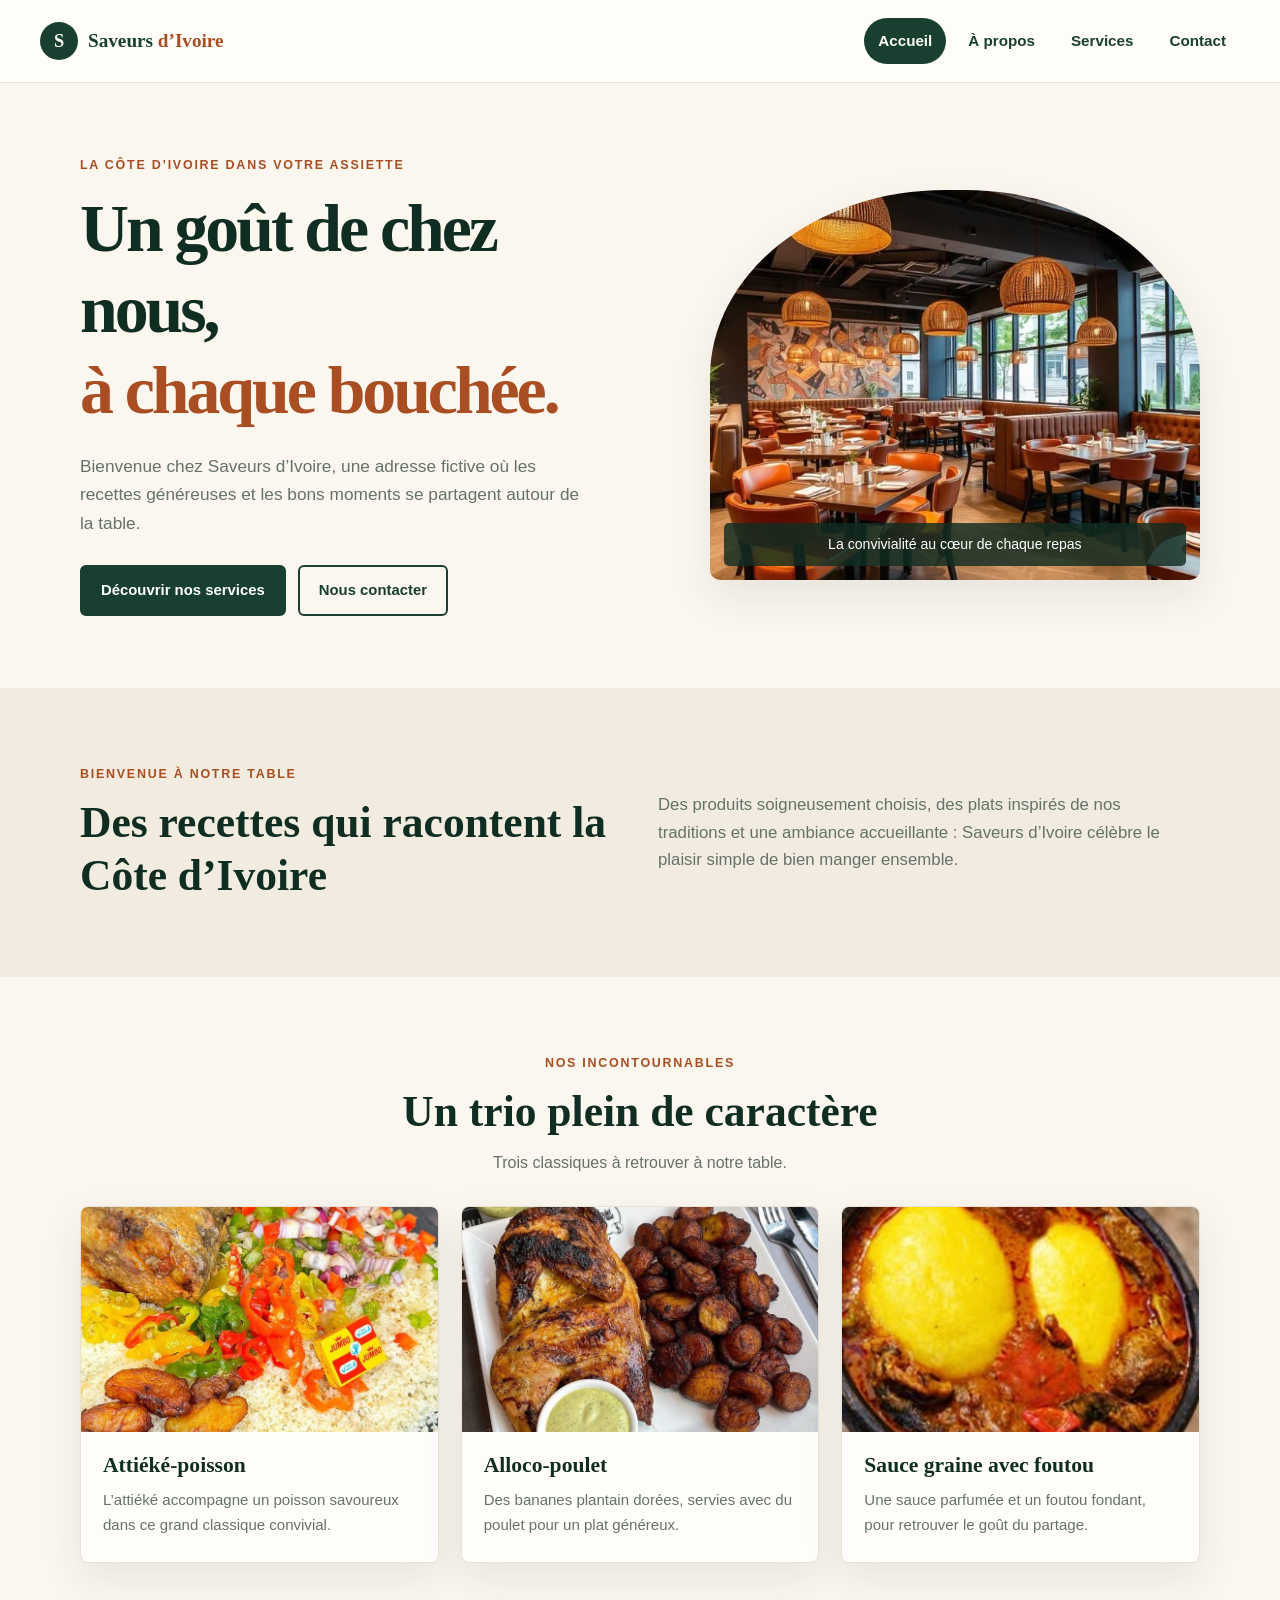
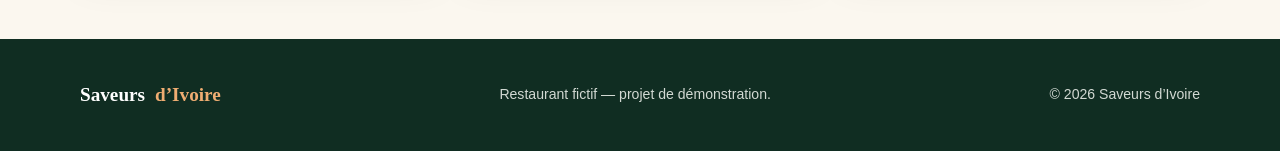
<file: index.html>
<!doctype html>
<html lang="fr">
  <head>
    <meta charset="utf-8">
    <meta name="viewport" content="width=device-width, initial-scale=1">
    <meta name="description" content="Découvrez Saveurs d’Ivoire, une table fictive inspirée de la cuisine ivoirienne.">
    <title>Saveurs d’Ivoire | Accueil</title>
    <link rel="stylesheet" href="style.css">
    <script src="script.js" defer></script>
  </head>
  <body>
    <a class="skip-link" href="#contenu">Aller au contenu principal</a>
    <header class="site-header">
      <div class="site-header__inner">
        <a class="brand" href="index.html" aria-label="Saveurs d’Ivoire, accueil">
          <span class="brand__mark" aria-hidden="true">S</span>
          <span>Saveurs <span class="brand__accent">d’Ivoire</span></span>
        </a>
        <button class="nav-toggle" type="button" aria-expanded="false" aria-controls="primary-navigation" aria-label="Ouvrir le menu de navigation">
          <span class="nav-toggle__icon" aria-hidden="true"><span></span><span></span><span></span></span>
        </button>
        <nav class="site-nav" id="primary-navigation" aria-label="Navigation principale">
          <ul>
            <li><a href="index.html" aria-current="page">Accueil</a></li>
            <li><a href="about.html">À propos</a></li>
            <li><a href="services.html">Services</a></li>
            <li><a href="contact.html">Contact</a></li>
          </ul>
        </nav>
      </div>
    </header>

    <main id="contenu">
      <section class="hero page-width" aria-labelledby="hero-title">
        <div class="hero__copy">
          <p class="eyebrow">La Côte d’Ivoire dans votre assiette</p>
          <h1 id="hero-title">Un goût de chez nous,<br><span>à chaque bouchée.</span></h1>
          <p class="hero__description">Bienvenue chez Saveurs d’Ivoire, une adresse fictive où les recettes généreuses et les bons moments se partagent autour de la table.</p>
          <div class="button-row">
            <a class="button button--primary" href="services.html">Découvrir nos services</a>
            <a class="button button--outline" href="contact.html">Nous contacter</a>
          </div>
        </div>
        <figure class="hero__image">
          <img src="images/restaurant.jpg" alt="Intérieur chaleureux du restaurant Saveurs d’Ivoire">
          <figcaption>La convivialité au cœur de chaque repas</figcaption>
        </figure>
      </section>

      <section class="welcome section-space" aria-labelledby="welcome-title">
        <div class="page-width welcome__inner">
          <div>
            <p class="eyebrow">Bienvenue à notre table</p>
            <h2 id="welcome-title">Des recettes qui racontent la Côte d’Ivoire</h2>
          </div>
          <p>Des produits soigneusement choisis, des plats inspirés de nos traditions et une ambiance accueillante : Saveurs d’Ivoire célèbre le plaisir simple de bien manger ensemble.</p>
        </div>
      </section>

      <section class="dishes section-space page-width" aria-labelledby="dishes-title">
        <div class="section-heading">
          <p class="eyebrow">Nos incontournables</p>
          <h2 id="dishes-title">Un trio plein de caractère</h2>
          <p>Trois classiques à retrouver à notre table.</p>
        </div>
        <div class="dish-grid">
          <article class="dish-card">
            <img src="images/attieke-poisson.jpg" alt="Attiéké servi avec du poisson">
            <div class="dish-card__body">
              <h3>Attiéké-poisson</h3>
              <p>L’attiéké accompagne un poisson savoureux dans ce grand classique convivial.</p>
            </div>
          </article>
          <article class="dish-card">
            <img src="images/alloco-poulet.jpg" alt="Alloco accompagné de poulet">
            <div class="dish-card__body">
              <h3>Alloco-poulet</h3>
              <p>Des bananes plantain dorées, servies avec du poulet pour un plat généreux.</p>
            </div>
          </article>
          <article class="dish-card">
            <img src="images/sauce-graine.jpg" alt="Sauce graine servie avec du foutou">
            <div class="dish-card__body">
              <h3>Sauce graine avec foutou</h3>
              <p>Une sauce parfumée et un foutou fondant, pour retrouver le goût du partage.</p>
            </div>
          </article>
        </div>
      </section>
    </main>

    <footer class="site-footer">
      <div class="page-width site-footer__inner">
        <a class="brand brand--footer" href="index.html">Saveurs <span class="brand__accent">d’Ivoire</span></a>
        <p>Restaurant fictif — projet de démonstration.</p>
        <p class="site-footer__copy">&copy; 2026 Saveurs d’Ivoire</p>
      </div>
    </footer>
  </body>
</html>
</file>
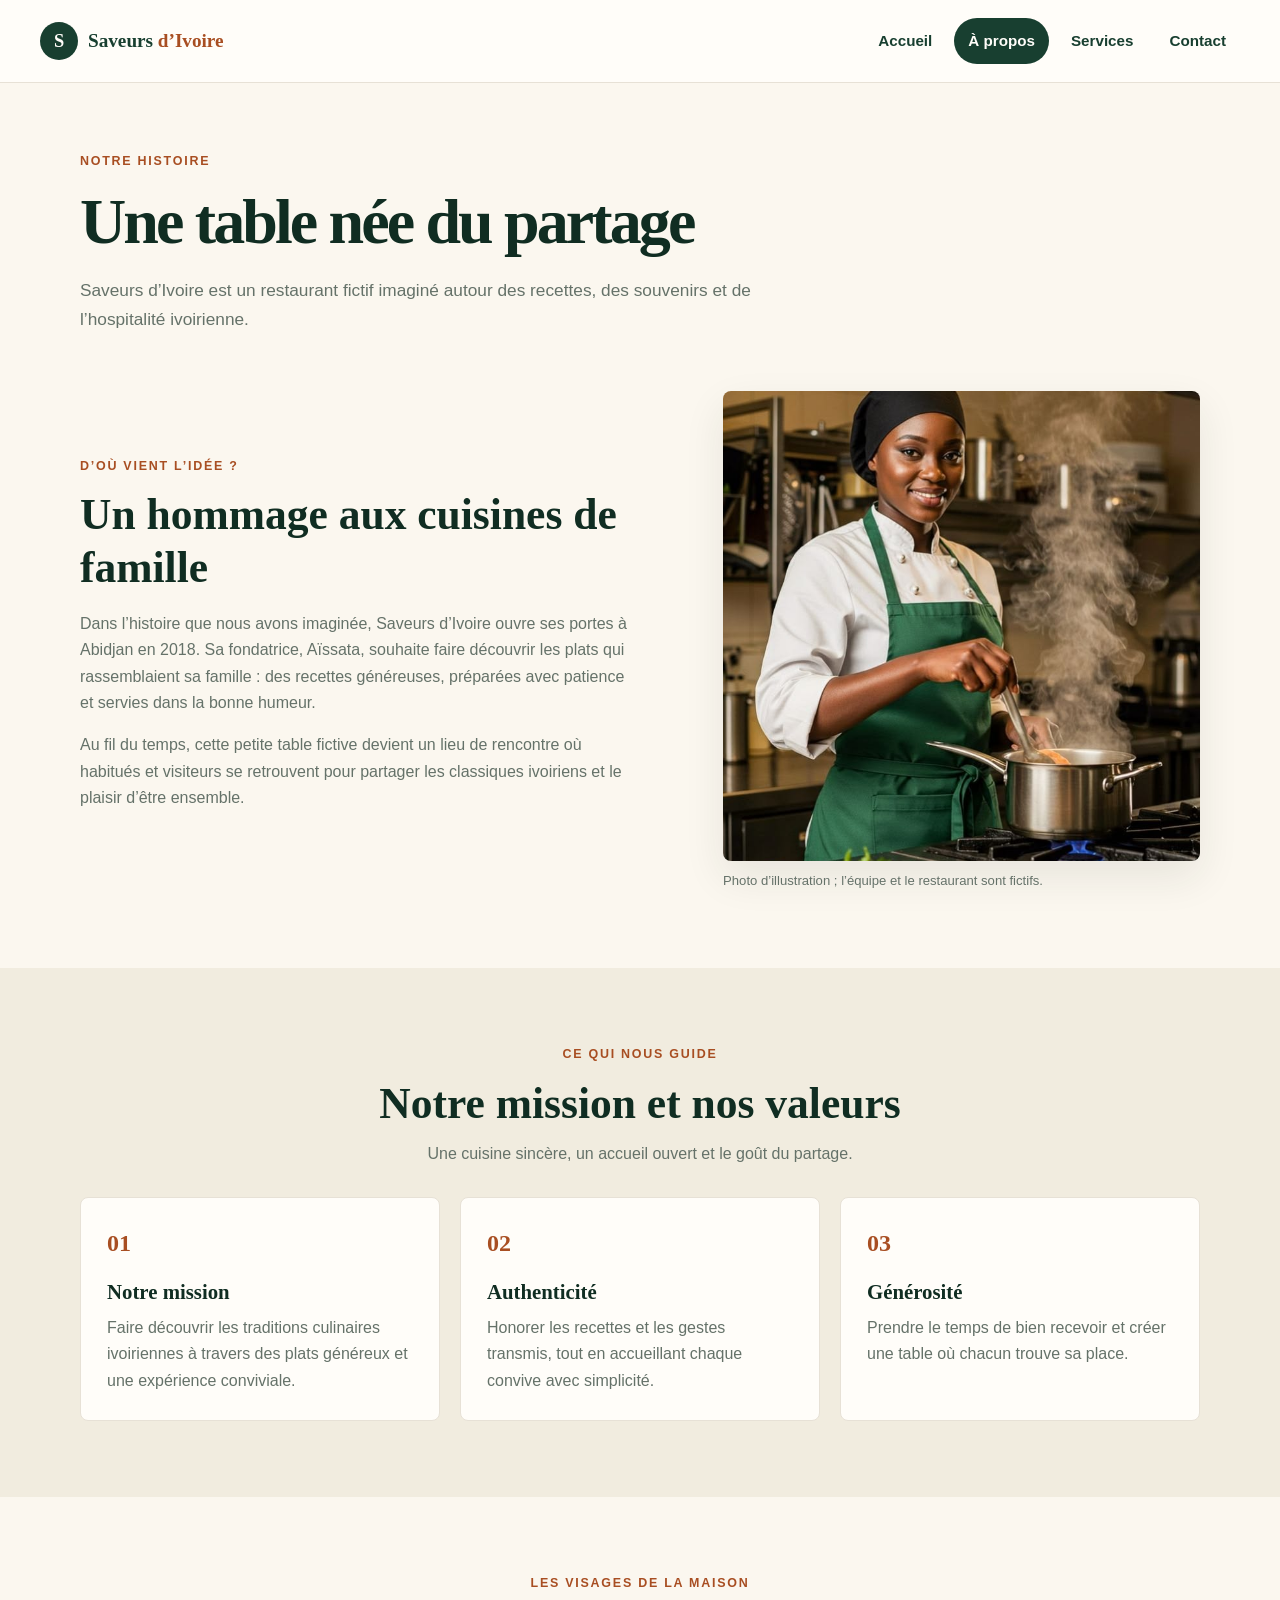
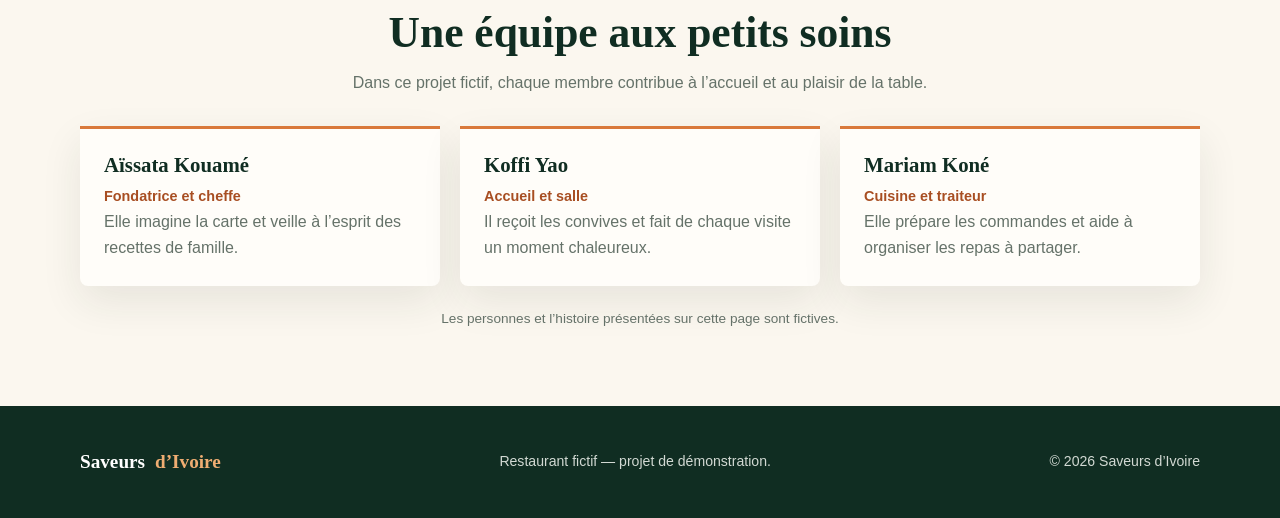
<file: about.html>
<!doctype html>
<html lang="fr">
  <head>
    <meta charset="utf-8">
    <meta name="viewport" content="width=device-width, initial-scale=1">
    <meta name="description" content="Découvrez l’histoire et les valeurs de Saveurs d’Ivoire.">
    <title>À propos | Saveurs d’Ivoire</title>
    <link rel="stylesheet" href="style.css">
    <script src="script.js" defer></script>
  </head>
  <body>
    <a class="skip-link" href="#contenu">Aller au contenu principal</a>
    <header class="site-header">
      <div class="site-header__inner">
        <a class="brand" href="index.html" aria-label="Saveurs d’Ivoire, accueil">
          <span class="brand__mark" aria-hidden="true">S</span>
          <span>Saveurs <span class="brand__accent">d’Ivoire</span></span>
        </a>
        <button class="nav-toggle" type="button" aria-expanded="false" aria-controls="primary-navigation" aria-label="Ouvrir le menu de navigation">
          <span class="nav-toggle__icon" aria-hidden="true"><span></span><span></span><span></span></span>
        </button>
        <nav class="site-nav" id="primary-navigation" aria-label="Navigation principale">
          <ul>
            <li><a href="index.html">Accueil</a></li>
            <li><a href="about.html" aria-current="page">À propos</a></li>
            <li><a href="services.html">Services</a></li>
            <li><a href="contact.html">Contact</a></li>
          </ul>
        </nav>
      </div>
    </header>
    <main id="contenu">
      <section class="page-intro page-width">
        <p class="eyebrow">Notre histoire</p>
        <h1>Une table née du partage</h1>
        <p>Saveurs d’Ivoire est un restaurant fictif imaginé autour des recettes, des souvenirs et de l’hospitalité ivoirienne.</p>
      </section>

      <section class="about-story page-width" aria-labelledby="story-title">
        <div class="about-story__copy">
          <p class="eyebrow">D’où vient l’idée ?</p>
          <h2 id="story-title">Un hommage aux cuisines de famille</h2>
          <p>Dans l’histoire que nous avons imaginée, Saveurs d’Ivoire ouvre ses portes à Abidjan en 2018. Sa fondatrice, Aïssata, souhaite faire découvrir les plats qui rassemblaient sa famille : des recettes généreuses, préparées avec patience et servies dans la bonne humeur.</p>
          <p>Au fil du temps, cette petite table fictive devient un lieu de rencontre où habitués et visiteurs se retrouvent pour partager les classiques ivoiriens et le plaisir d’être ensemble.</p>
        </div>
        <figure class="about-story__image">
          <img src="images/equipe.jpg" alt="Une cuisinière en tablier vert prépare un plat dans une cuisine professionnelle">
          <figcaption>Photo d’illustration ; l’équipe et le restaurant sont fictifs.</figcaption>
        </figure>
      </section>

      <section class="about-values section-space" aria-labelledby="values-title">
        <div class="page-width">
          <div class="section-heading">
            <p class="eyebrow">Ce qui nous guide</p>
            <h2 id="values-title">Notre mission et nos valeurs</h2>
            <p>Une cuisine sincère, un accueil ouvert et le goût du partage.</p>
          </div>
          <div class="value-grid">
            <article class="value-card">
              <span class="value-card__number" aria-hidden="true">01</span>
              <h3>Notre mission</h3>
              <p>Faire découvrir les traditions culinaires ivoiriennes à travers des plats généreux et une expérience conviviale.</p>
            </article>
            <article class="value-card">
              <span class="value-card__number" aria-hidden="true">02</span>
              <h3>Authenticité</h3>
              <p>Honorer les recettes et les gestes transmis, tout en accueillant chaque convive avec simplicité.</p>
            </article>
            <article class="value-card">
              <span class="value-card__number" aria-hidden="true">03</span>
              <h3>Générosité</h3>
              <p>Prendre le temps de bien recevoir et créer une table où chacun trouve sa place.</p>
            </article>
          </div>
        </div>
      </section>

      <section class="about-team section-space page-width" aria-labelledby="team-title">
        <div class="section-heading">
          <p class="eyebrow">Les visages de la maison</p>
          <h2 id="team-title">Une équipe aux petits soins</h2>
          <p>Dans ce projet fictif, chaque membre contribue à l’accueil et au plaisir de la table.</p>
        </div>
        <div class="team-grid">
          <article class="team-card">
            <h3>Aïssata Kouamé</h3>
            <p class="team-card__role">Fondatrice et cheffe</p>
            <p>Elle imagine la carte et veille à l’esprit des recettes de famille.</p>
          </article>
          <article class="team-card">
            <h3>Koffi Yao</h3>
            <p class="team-card__role">Accueil et salle</p>
            <p>Il reçoit les convives et fait de chaque visite un moment chaleureux.</p>
          </article>
          <article class="team-card">
            <h3>Mariam Koné</h3>
            <p class="team-card__role">Cuisine et traiteur</p>
            <p>Elle prépare les commandes et aide à organiser les repas à partager.</p>
          </article>
        </div>
        <p class="fiction-note">Les personnes et l’histoire présentées sur cette page sont fictives.</p>
      </section>
    </main>
    <footer class="site-footer">
      <div class="page-width site-footer__inner">
        <a class="brand brand--footer" href="index.html">Saveurs <span class="brand__accent">d’Ivoire</span></a>
        <p>Restaurant fictif — projet de démonstration.</p>
        <p class="site-footer__copy">&copy; 2026 Saveurs d’Ivoire</p>
      </div>
    </footer>
  </body>
</html>
</file>
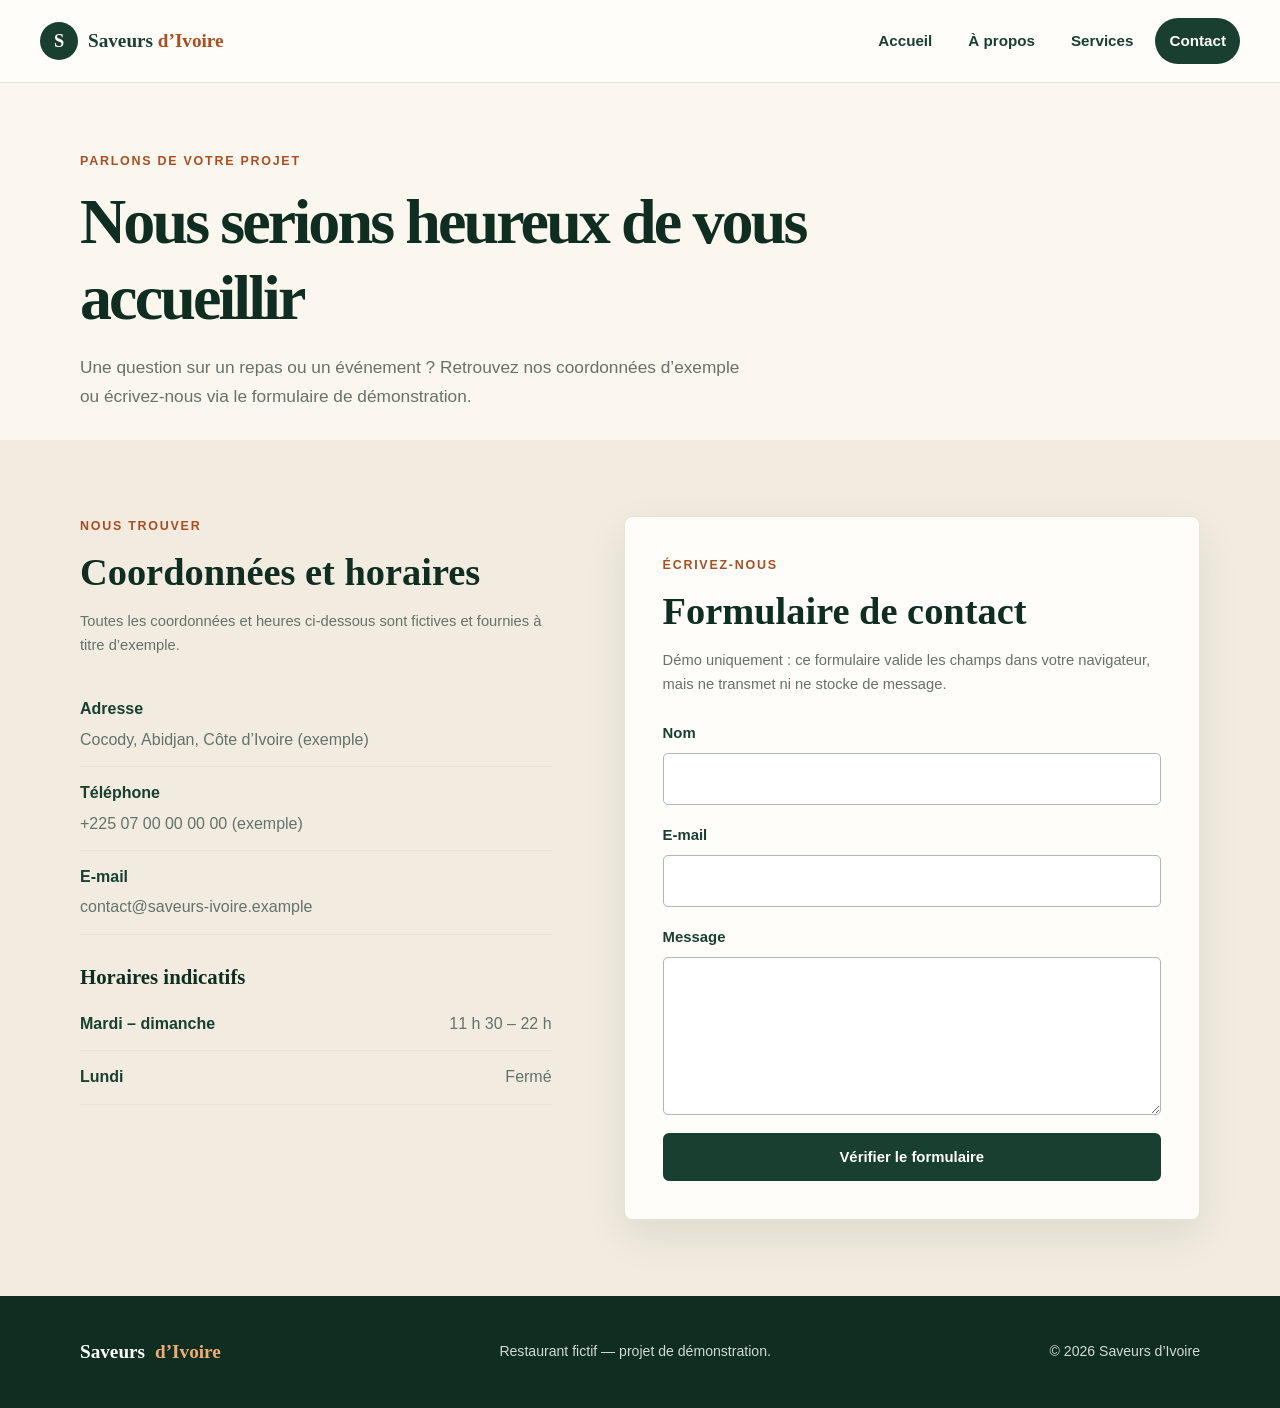
<file: contact.html>
<!doctype html>
<html lang="fr">
  <head>
    <meta charset="utf-8">
    <meta name="viewport" content="width=device-width, initial-scale=1">
    <meta name="description" content="Coordonnées et formulaire de contact de Saveurs d’Ivoire.">
    <title>Contact | Saveurs d’Ivoire</title>
    <link rel="stylesheet" href="style.css">
    <script src="script.js" defer></script>
  </head>
  <body>
    <a class="skip-link" href="#contenu">Aller au contenu principal</a>
    <header class="site-header">
      <div class="site-header__inner">
        <a class="brand" href="index.html" aria-label="Saveurs d’Ivoire, accueil">
          <span class="brand__mark" aria-hidden="true">S</span>
          <span>Saveurs <span class="brand__accent">d’Ivoire</span></span>
        </a>
        <button class="nav-toggle" type="button" aria-expanded="false" aria-controls="primary-navigation" aria-label="Ouvrir le menu de navigation">
          <span class="nav-toggle__icon" aria-hidden="true"><span></span><span></span><span></span></span>
        </button>
        <nav class="site-nav" id="primary-navigation" aria-label="Navigation principale">
          <ul>
            <li><a href="index.html">Accueil</a></li>
            <li><a href="about.html">À propos</a></li>
            <li><a href="services.html">Services</a></li>
            <li><a href="contact.html" aria-current="page">Contact</a></li>
          </ul>
        </nav>
      </div>
    </header>
    <main id="contenu">
      <section class="page-intro page-width">
        <p class="eyebrow">Parlons de votre projet</p>
        <h1>Nous serions heureux de vous accueillir</h1>
        <p>Une question sur un repas ou un événement ? Retrouvez nos coordonnées d’exemple ou écrivez-nous via le formulaire de démonstration.</p>
      </section>

      <section class="contact-section section-space" aria-labelledby="contact-details-title">
        <div class="page-width contact-layout">
          <div class="contact-details">
            <p class="eyebrow">Nous trouver</p>
            <h2 id="contact-details-title">Coordonnées et horaires</h2>
            <p class="contact-example-note">Toutes les coordonnées et heures ci-dessous sont fictives et fournies à titre d’exemple.</p>
            <dl class="contact-list">
              <div>
                <dt>Adresse</dt>
                <dd>Cocody, Abidjan, Côte d’Ivoire (exemple)</dd>
              </div>
              <div>
                <dt>Téléphone</dt>
                <dd>+225 07 00 00 00 00 (exemple)</dd>
              </div>
              <div>
                <dt>E-mail</dt>
                <dd>contact@saveurs-ivoire.example</dd>
              </div>
            </dl>
            <h3 class="hours-title">Horaires indicatifs</h3>
            <dl class="hours-list">
              <div><dt>Mardi – dimanche</dt><dd>11 h 30 – 22 h</dd></div>
              <div><dt>Lundi</dt><dd>Fermé</dd></div>
            </dl>
          </div>

          <div class="contact-form-panel">
            <p class="eyebrow">Écrivez-nous</p>
            <h2>Formulaire de contact</h2>
            <p class="contact-example-note">Démo uniquement : ce formulaire valide les champs dans votre navigateur, mais ne transmet ni ne stocke de message.</p>
            <form id="contact-form" method="post">
              <div class="form-field">
                <label for="name">Nom</label>
                <input id="name" name="name" type="text" autocomplete="name" minlength="2" required>
              </div>
              <div class="form-field">
                <label for="email">E-mail</label>
                <input id="email" name="email" type="email" autocomplete="email" required>
              </div>
              <div class="form-field">
                <label for="message">Message</label>
                <textarea id="message" name="message" rows="5" minlength="10" required></textarea>
              </div>
              <button class="button button--primary" type="submit">Vérifier le formulaire</button>
              <p class="form-status" id="form-status" role="status" aria-live="polite" hidden></p>
            </form>
          </div>
        </div>
      </section>
    </main>
    <footer class="site-footer">
      <div class="page-width site-footer__inner">
        <a class="brand brand--footer" href="index.html">Saveurs <span class="brand__accent">d’Ivoire</span></a>
        <p>Restaurant fictif — projet de démonstration.</p>
        <p class="site-footer__copy">&copy; 2026 Saveurs d’Ivoire</p>
      </div>
    </footer>
  </body>
</html>
</file>
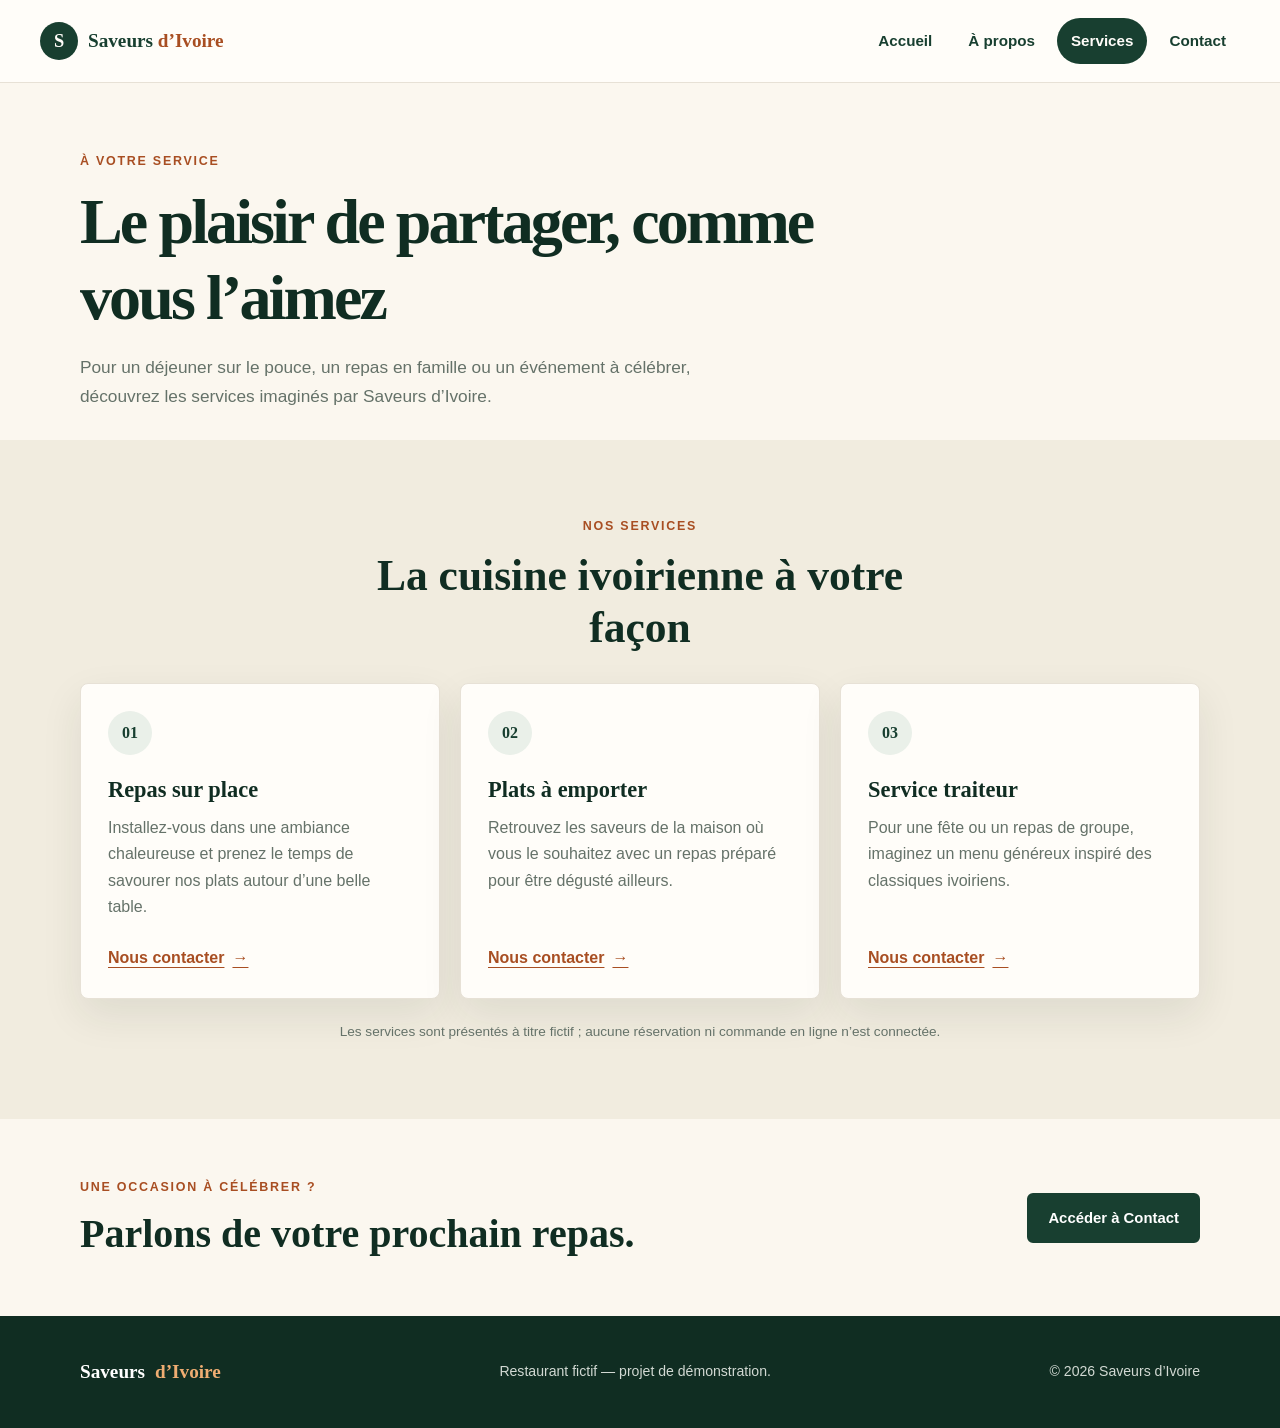
<file: services.html>
<!doctype html>
<html lang="fr">
  <head>
    <meta charset="utf-8">
    <meta name="viewport" content="width=device-width, initial-scale=1">
    <meta name="description" content="Les services proposés par Saveurs d’Ivoire.">
    <title>Services | Saveurs d’Ivoire</title>
    <link rel="stylesheet" href="style.css">
    <script src="script.js" defer></script>
  </head>
  <body>
    <a class="skip-link" href="#contenu">Aller au contenu principal</a>
    <header class="site-header">
      <div class="site-header__inner">
        <a class="brand" href="index.html" aria-label="Saveurs d’Ivoire, accueil">
          <span class="brand__mark" aria-hidden="true">S</span>
          <span>Saveurs <span class="brand__accent">d’Ivoire</span></span>
        </a>
        <button class="nav-toggle" type="button" aria-expanded="false" aria-controls="primary-navigation" aria-label="Ouvrir le menu de navigation">
          <span class="nav-toggle__icon" aria-hidden="true"><span></span><span></span><span></span></span>
        </button>
        <nav class="site-nav" id="primary-navigation" aria-label="Navigation principale">
          <ul>
            <li><a href="index.html">Accueil</a></li>
            <li><a href="about.html">À propos</a></li>
            <li><a href="services.html" aria-current="page">Services</a></li>
            <li><a href="contact.html">Contact</a></li>
          </ul>
        </nav>
      </div>
    </header>
    <main id="contenu">
      <section class="page-intro page-width">
        <p class="eyebrow">À votre service</p>
        <h1>Le plaisir de partager, comme vous l’aimez</h1>
        <p>Pour un déjeuner sur le pouce, un repas en famille ou un événement à célébrer, découvrez les services imaginés par Saveurs d’Ivoire.</p>
      </section>

      <section class="services-section section-space" aria-labelledby="services-title">
        <div class="page-width">
          <div class="section-heading">
            <p class="eyebrow">Nos services</p>
            <h2 id="services-title">La cuisine ivoirienne à votre façon</h2>
          </div>
          <div class="services-grid">
            <article class="service-card">
              <span class="service-card__number" aria-hidden="true">01</span>
              <h3>Repas sur place</h3>
              <p>Installez-vous dans une ambiance chaleureuse et prenez le temps de savourer nos plats autour d’une belle table.</p>
              <a class="service-card__link" href="contact.html">Nous contacter <span aria-hidden="true">→</span></a>
            </article>
            <article class="service-card">
              <span class="service-card__number" aria-hidden="true">02</span>
              <h3>Plats à emporter</h3>
              <p>Retrouvez les saveurs de la maison où vous le souhaitez avec un repas préparé pour être dégusté ailleurs.</p>
              <a class="service-card__link" href="contact.html">Nous contacter <span aria-hidden="true">→</span></a>
            </article>
            <article class="service-card">
              <span class="service-card__number" aria-hidden="true">03</span>
              <h3>Service traiteur</h3>
              <p>Pour une fête ou un repas de groupe, imaginez un menu généreux inspiré des classiques ivoiriens.</p>
              <a class="service-card__link" href="contact.html">Nous contacter <span aria-hidden="true">→</span></a>
            </article>
          </div>
          <p class="fiction-note">Les services sont présentés à titre fictif ; aucune réservation ni commande en ligne n’est connectée.</p>
        </div>
      </section>

      <section class="service-cta page-width" aria-labelledby="service-cta-title">
        <div>
          <p class="eyebrow">Une occasion à célébrer ?</p>
          <h2 id="service-cta-title">Parlons de votre prochain repas.</h2>
        </div>
        <a class="button button--primary" href="contact.html">Accéder à Contact</a>
      </section>
    </main>
    <footer class="site-footer">
      <div class="page-width site-footer__inner">
        <a class="brand brand--footer" href="index.html">Saveurs <span class="brand__accent">d’Ivoire</span></a>
        <p>Restaurant fictif — projet de démonstration.</p>
        <p class="site-footer__copy">&copy; 2026 Saveurs d’Ivoire</p>
      </div>
    </footer>
  </body>
</html>
</file>
<file: style.css>
:root {
  color-scheme: light;
  --color-cream: #fbf7ef;
  --color-paper: #fffdf9;
  --color-green: #183f30;
  --color-green-deep: #102d22;
  --color-orange: #d9793b;
  --color-orange-dark: #a84e22;
  --color-ink: #26332c;
  --color-muted: #657269;
  --color-line: #e7e1d6;
  --shadow-card: 0 16px 42px rgb(30 45 35 / 9%);
  font-family: "Trebuchet MS", Arial, sans-serif;
  color: var(--color-ink);
  background: var(--color-cream);
}

* {
  box-sizing: border-box;
}

html {
  scroll-behavior: smooth;
}

body {
  min-width: 320px;
  margin: 0;
  line-height: 1.65;
}

img {
  display: block;
  max-width: 100%;
}

a {
  color: inherit;
}

a:focus-visible,
button:focus-visible {
  outline: 3px solid var(--color-orange);
  outline-offset: 4px;
}

.page-width {
  width: min(1120px, calc(100% - 48px));
  margin-inline: auto;
}

.skip-link {
  position: absolute;
  z-index: 10;
  top: 12px;
  left: 12px;
  padding: 10px 14px;
  transform: translateY(-160%);
  color: white;
  background: var(--color-green-deep);
  border-radius: 6px;
}

.skip-link:focus {
  transform: translateY(0);
}

.site-header {
  background: var(--color-paper);
  border-bottom: 1px solid var(--color-line);
}

.site-header__inner {
  display: flex;
  width: min(1200px, calc(100% - 48px));
  min-height: 82px;
  margin-inline: auto;
  align-items: center;
  justify-content: space-between;
  gap: 24px;
}

.brand {
  display: inline-flex;
  align-items: center;
  gap: 10px;
  color: var(--color-green);
  font-family: Georgia, "Times New Roman", serif;
  font-size: 1.2rem;
  font-weight: 700;
  text-decoration: none;
  white-space: nowrap;
}

.brand__mark {
  display: grid;
  width: 38px;
  height: 38px;
  place-items: center;
  color: var(--color-paper);
  background: var(--color-green);
  border-radius: 50%;
  font-family: Georgia, "Times New Roman", serif;
  font-size: 1.15rem;
}

.brand__accent {
  color: var(--color-orange-dark);
}

.site-nav ul {
  display: flex;
  margin: 0;
  padding: 0;
  align-items: center;
  gap: 8px;
  list-style: none;
}

.nav-toggle {
  display: none;
  width: 44px;
  height: 44px;
  padding: 10px;
  align-items: center;
  justify-content: center;
  color: var(--color-green);
  background: transparent;
  border: 1px solid var(--color-line);
  border-radius: 6px;
  cursor: pointer;
}

.nav-toggle__icon {
  display: grid;
  width: 20px;
  gap: 5px;
}

.nav-toggle__icon span {
  display: block;
  width: 100%;
  height: 2px;
  background: currentColor;
  transition: transform 160ms ease, opacity 160ms ease;
}

.nav-toggle[aria-expanded="true"] .nav-toggle__icon span:first-child {
  transform: translateY(7px) rotate(45deg);
}

.nav-toggle[aria-expanded="true"] .nav-toggle__icon span:nth-child(2) {
  opacity: 0;
}

.nav-toggle[aria-expanded="true"] .nav-toggle__icon span:last-child {
  transform: translateY(-7px) rotate(-45deg);
}

.site-nav a {
  display: block;
  padding: 10px 14px;
  color: var(--color-green);
  border-radius: 999px;
  font-size: 0.95rem;
  font-weight: 700;
  text-decoration: none;
  transition: color 160ms ease, background-color 160ms ease;
}

.site-nav a:hover,
.site-nav a[aria-current="page"] {
  color: var(--color-paper);
  background: var(--color-green);
}

.hero {
  display: grid;
  min-height: 520px;
  padding-block: 56px;
  align-items: center;
  gap: clamp(36px, 7vw, 88px);
  grid-template-columns: 1.05fr 0.95fr;
}

.hero__copy {
  padding-block: 16px;
}

.eyebrow {
  margin: 0 0 12px;
  color: var(--color-orange-dark);
  font-size: 0.78rem;
  font-weight: 800;
  letter-spacing: 0.14em;
  text-transform: uppercase;
}

h1,
h2,
h3,
p {
  margin-top: 0;
}

h1,
h2,
h3 {
  color: var(--color-green-deep);
  font-family: Georgia, "Times New Roman", serif;
  line-height: 1.2;
}

h1 {
  margin-bottom: 20px;
  font-size: clamp(2.6rem, 5.3vw, 4.4rem);
  letter-spacing: -0.045em;
}

.hero h1 span {
  color: var(--color-orange-dark);
}

.hero__description {
  max-width: 510px;
  margin-bottom: 28px;
  color: var(--color-muted);
  font-size: 1.08rem;
}

.button-row {
  display: flex;
  flex-wrap: wrap;
  gap: 12px;
}

.button {
  display: inline-flex;
  min-height: 48px;
  padding: 11px 19px;
  align-items: center;
  justify-content: center;
  border: 2px solid var(--color-green);
  border-radius: 6px;
  font-size: 0.93rem;
  font-weight: 700;
  text-align: center;
  text-decoration: none;
  transition: background-color 160ms ease, color 160ms ease, transform 160ms ease;
}

.button:hover {
  transform: translateY(-2px);
}

.button--primary {
  color: white;
  background: var(--color-green);
}

.button--primary:hover {
  background: var(--color-green-deep);
}

.button--outline {
  color: var(--color-green);
  background: transparent;
}

.button--outline:hover {
  color: white;
  background: var(--color-green);
}

.hero__image {
  position: relative;
  margin: 0;
}

.hero__image img {
  width: 100%;
  height: 390px;
  object-fit: cover;
  border-radius: 48% 48% 10px 10px;
  box-shadow: var(--shadow-card);
}

.hero__image figcaption {
  position: absolute;
  right: 14px;
  bottom: 14px;
  left: 14px;
  padding: 10px 14px;
  color: white;
  background: rgb(16 45 34 / 82%);
  border-radius: 5px;
  font-size: 0.88rem;
  text-align: center;
}

.section-space {
  padding-block: 76px;
}

.welcome {
  background: #f1ecdf;
}

.welcome__inner {
  display: grid;
  align-items: center;
  gap: 36px;
  grid-template-columns: 1fr 1fr;
}

.welcome h2,
.section-heading h2 {
  max-width: 560px;
  margin-bottom: 0;
  font-size: clamp(2rem, 3.4vw, 2.8rem);
}

.welcome__inner > p {
  max-width: 530px;
  margin-bottom: 0;
  color: var(--color-muted);
  font-size: 1.05rem;
}

.section-heading {
  margin-bottom: 30px;
  text-align: center;
}

.section-heading h2 {
  margin-inline: auto;
}

.section-heading > p:last-child {
  margin: 12px 0 0;
  color: var(--color-muted);
}

.dish-grid {
  display: grid;
  gap: 22px;
  grid-template-columns: repeat(3, minmax(0, 1fr));
}

.dish-card {
  overflow: hidden;
  background: var(--color-paper);
  border: 1px solid var(--color-line);
  border-radius: 8px;
  box-shadow: var(--shadow-card);
}

.dish-card img {
  width: 100%;
  height: 225px;
  object-fit: cover;
}

.dish-card__body {
  padding: 21px 22px 24px;
}

.dish-card h3 {
  margin-bottom: 9px;
  font-size: 1.35rem;
}

.dish-card p {
  margin-bottom: 0;
  color: var(--color-muted);
  font-size: 0.94rem;
}

.placeholder-page {
  min-height: 55vh;
  padding-block: 90px;
}

.placeholder-page h1 {
  font-size: clamp(2.5rem, 5vw, 4rem);
}

.page-intro {
  padding-block: 68px 30px;
}

.page-intro h1 {
  max-width: 760px;
  margin-bottom: 16px;
  font-size: clamp(2.5rem, 5vw, 4rem);
}

.page-intro > p:last-child {
  max-width: 680px;
  margin-bottom: 0;
  color: var(--color-muted);
  font-size: 1.08rem;
}

.about-story {
  display: grid;
  padding-block: 28px 76px;
  align-items: center;
  gap: clamp(36px, 7vw, 82px);
  grid-template-columns: 1fr 0.85fr;
}

.about-story h2 {
  margin-bottom: 18px;
  font-size: clamp(2rem, 3.4vw, 2.8rem);
}

.about-story__copy > p:not(.eyebrow) {
  color: var(--color-muted);
}

.about-story__image {
  margin: 0;
}

.about-story__image img {
  width: 100%;
  max-height: 470px;
  object-fit: cover;
  border-radius: 8px;
  box-shadow: var(--shadow-card);
}

.about-story__image figcaption {
  margin-top: 9px;
  color: var(--color-muted);
  font-size: 0.82rem;
}

.about-values {
  background: #f1ecdf;
}

.value-grid {
  display: grid;
  gap: 20px;
  grid-template-columns: repeat(3, minmax(0, 1fr));
}

.value-card {
  padding: 26px;
  background: var(--color-paper);
  border: 1px solid var(--color-line);
  border-radius: 8px;
}

.value-card__number {
  display: inline-block;
  margin-bottom: 16px;
  color: var(--color-orange-dark);
  font-family: Georgia, "Times New Roman", serif;
  font-size: 1.5rem;
  font-weight: 700;
}

.value-card h3,
.team-card h3 {
  margin-bottom: 10px;
  font-size: 1.3rem;
}

.value-card p,
.team-card p {
  margin-bottom: 0;
  color: var(--color-muted);
}

.team-grid {
  display: grid;
  gap: 20px;
  grid-template-columns: repeat(3, minmax(0, 1fr));
}

.team-card {
  padding: 24px;
  background: var(--color-paper);
  border-top: 3px solid var(--color-orange);
  border-radius: 0 0 8px 8px;
  box-shadow: var(--shadow-card);
}

.team-card__role {
  margin: -3px 0 12px;
  color: var(--color-orange-dark) !important;
  font-size: 0.9rem;
  font-weight: 700;
}

.fiction-note {
  margin: 22px 0 0;
  color: var(--color-muted);
  font-size: 0.85rem;
  text-align: center;
}

.services-section {
  background: #f1ecdf;
}

.services-grid {
  display: grid;
  gap: 20px;
  grid-template-columns: repeat(3, minmax(0, 1fr));
}

.service-card {
  display: flex;
  min-height: 300px;
  padding: 27px;
  align-items: flex-start;
  flex-direction: column;
  background: var(--color-paper);
  border: 1px solid var(--color-line);
  border-radius: 8px;
  box-shadow: var(--shadow-card);
}

.service-card__number {
  display: grid;
  width: 44px;
  height: 44px;
  margin-bottom: 22px;
  place-items: center;
  color: var(--color-green);
  background: #eaf0e9;
  border-radius: 50%;
  font-family: Georgia, "Times New Roman", serif;
  font-weight: 700;
}

.service-card h3 {
  margin-bottom: 11px;
  font-size: 1.4rem;
}

.service-card p {
  margin-bottom: 24px;
  color: var(--color-muted);
}

.service-card__link {
  display: inline-flex;
  margin-top: auto;
  align-items: center;
  gap: 8px;
  color: var(--color-orange-dark);
  font-weight: 700;
  text-decoration-thickness: 1px;
  text-underline-offset: 4px;
}

.service-card__link:hover {
  color: var(--color-green);
}

.service-cta {
  display: flex;
  padding-block: 58px;
  align-items: center;
  justify-content: space-between;
  gap: 24px;
}

.service-cta h2 {
  margin: 0;
  font-size: clamp(1.8rem, 3.3vw, 2.5rem);
}

.contact-section {
  background: #f1ecdf;
}

.contact-layout {
  display: grid;
  align-items: start;
  gap: clamp(32px, 6vw, 72px);
  grid-template-columns: 0.9fr 1.1fr;
}

.contact-details h2,
.contact-form-panel h2 {
  margin-bottom: 14px;
  font-size: clamp(1.8rem, 3vw, 2.4rem);
}

.contact-example-note {
  color: var(--color-muted);
  font-size: 0.92rem;
}

.contact-list,
.hours-list {
  margin: 26px 0 30px;
}

.contact-list > div,
.hours-list > div {
  padding-block: 13px;
  border-bottom: 1px solid var(--color-line);
}

.contact-list dt,
.hours-list dt {
  color: var(--color-green);
  font-weight: 700;
}

.contact-list dd,
.hours-list dd {
  margin: 4px 0 0;
  color: var(--color-muted);
  overflow-wrap: anywhere;
}

.hours-title {
  margin-bottom: 2px;
  color: var(--color-green-deep);
  font-family: Georgia, "Times New Roman", serif;
  font-size: 1.3rem;
}

.hours-list {
  margin-top: 8px;
}

.hours-list > div {
  display: flex;
  justify-content: space-between;
  gap: 16px;
}

.hours-list dd {
  margin-top: 0;
  text-align: right;
}

.contact-form-panel {
  padding: clamp(24px, 4vw, 38px);
  background: var(--color-paper);
  border: 1px solid var(--color-line);
  border-radius: 8px;
  box-shadow: var(--shadow-card);
}

.contact-form-panel form {
  display: grid;
  margin-top: 25px;
  gap: 18px;
}

.form-field {
  display: grid;
  gap: 7px;
}

.form-field label {
  color: var(--color-green);
  font-size: 0.93rem;
  font-weight: 700;
}

.form-field input,
.form-field textarea {
  width: 100%;
  padding: 12px 13px;
  color: var(--color-ink);
  background: white;
  border: 1px solid #aeb9b0;
  border-radius: 5px;
  font: inherit;
}

.form-field textarea {
  min-height: 140px;
  resize: vertical;
}

.form-field input:focus-visible,
.form-field textarea:focus-visible {
  outline: 3px solid rgb(217 121 59 / 45%);
  outline-offset: 2px;
  border-color: var(--color-green);
}

.form-status {
  margin: 0;
  padding: 12px 14px;
  color: var(--color-green-deep);
  background: #eaf0e9;
  border-left: 4px solid var(--color-green);
  border-radius: 3px;
}

.site-footer {
  color: #f4f1e9;
  background: var(--color-green-deep);
}

.site-footer__inner {
  display: flex;
  min-height: 112px;
  padding-block: 24px;
  align-items: center;
  justify-content: space-between;
  gap: 20px;
}

.brand--footer {
  color: white;
}

.brand--footer .brand__accent {
  color: #efad72;
}

.site-footer__inner p {
  margin: 0;
  color: #d2d9d3;
  font-size: 0.88rem;
}

@media (max-width: 800px) {
  .site-header__inner {
    min-height: 0;
    padding-block: 16px;
    align-items: center;
    flex-wrap: wrap;
    gap: 12px;
  }

  .nav-toggle {
    display: inline-flex;
    margin-left: auto;
  }

  .site-nav {
    display: none;
    width: 100%;
    padding-top: 4px;
  }

  .site-nav.is-open {
    display: block;
  }

  .site-nav ul {
    align-items: stretch;
    flex-direction: column;
    gap: 3px;
  }

  .site-nav a {
    padding: 10px 12px;
  }

  .hero {
    min-height: 0;
    gap: 34px;
    grid-template-columns: 1fr 0.9fr;
  }

  .hero__image img {
    height: 330px;
  }

  .about-story {
    grid-template-columns: 1fr;
  }

  .contact-layout {
    grid-template-columns: 1fr;
  }

  .services-grid {
    grid-template-columns: repeat(2, minmax(0, 1fr));
  }

  .site-footer__inner {
    align-items: flex-start;
    flex-direction: column;
  }
}

@media (max-width: 620px) {
  .page-width,
  .site-header__inner {
    width: min(100% - 36px, 500px);
  }

  .hero h1 {
    font-size: clamp(2rem, 8.5vw, 3rem);
  }

  .hero {
    padding-block: 40px 54px;
    grid-template-columns: 1fr;
  }

  .hero__copy {
    padding: 0;
  }

  .hero__image img {
    height: 290px;
    border-radius: 34% 34% 8px 8px;
  }

  .welcome__inner {
    gap: 18px;
    grid-template-columns: 1fr;
  }

  .section-space {
    padding-block: 54px;
  }

  .dish-grid {
    grid-template-columns: 1fr;
  }

  .dish-card img {
    height: 240px;
  }

  .page-intro {
    padding-block: 48px 20px;
  }

  .value-grid,
  .team-grid,
  .services-grid {
    grid-template-columns: 1fr;
  }

  .service-cta {
    align-items: flex-start;
    flex-direction: column;
  }
}

@media (prefers-reduced-motion: reduce) {
  *,
  *::before,
  *::after {
    scroll-behavior: auto !important;
    transition-duration: 0.01ms !important;
  }
}
</file>
